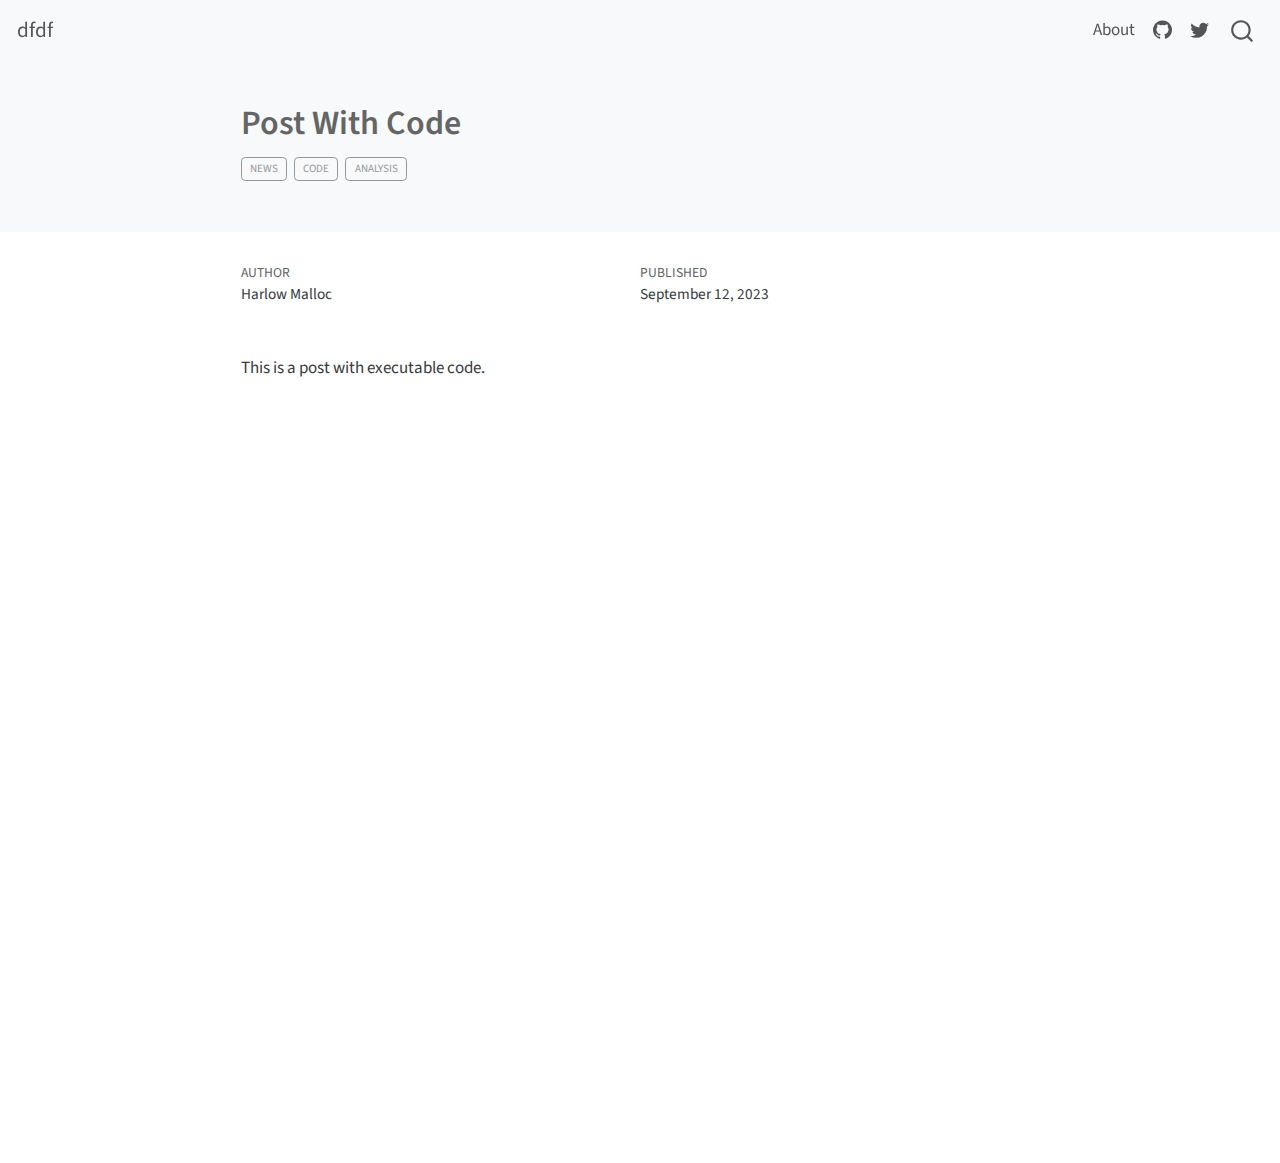
<file: posts/post-with-code/index.html>
<!DOCTYPE html>
<html xmlns="http://www.w3.org/1999/xhtml" lang="en" xml:lang="en"><head>

<meta charset="utf-8">
<meta name="generator" content="quarto-1.3.450">

<meta name="viewport" content="width=device-width, initial-scale=1.0, user-scalable=yes">

<meta name="author" content="Harlow Malloc">
<meta name="dcterms.date" content="2023-09-12">

<title>dfdf - Post With Code</title>
<style>
code{white-space: pre-wrap;}
span.smallcaps{font-variant: small-caps;}
div.columns{display: flex; gap: min(4vw, 1.5em);}
div.column{flex: auto; overflow-x: auto;}
div.hanging-indent{margin-left: 1.5em; text-indent: -1.5em;}
ul.task-list{list-style: none;}
ul.task-list li input[type="checkbox"] {
  width: 0.8em;
  margin: 0 0.8em 0.2em -1em; /* quarto-specific, see https://github.com/quarto-dev/quarto-cli/issues/4556 */ 
  vertical-align: middle;
}
</style>


<script src="../../site_libs/quarto-nav/quarto-nav.js"></script>
<script src="../../site_libs/quarto-nav/headroom.min.js"></script>
<script src="../../site_libs/clipboard/clipboard.min.js"></script>
<script src="../../site_libs/quarto-search/autocomplete.umd.js"></script>
<script src="../../site_libs/quarto-search/fuse.min.js"></script>
<script src="../../site_libs/quarto-search/quarto-search.js"></script>
<meta name="quarto:offset" content="../../">
<script src="../../site_libs/quarto-html/quarto.js"></script>
<script src="../../site_libs/quarto-html/popper.min.js"></script>
<script src="../../site_libs/quarto-html/tippy.umd.min.js"></script>
<script src="../../site_libs/quarto-html/anchor.min.js"></script>
<link href="../../site_libs/quarto-html/tippy.css" rel="stylesheet">
<link href="../../site_libs/quarto-html/quarto-syntax-highlighting.css" rel="stylesheet" id="quarto-text-highlighting-styles">
<script src="../../site_libs/bootstrap/bootstrap.min.js"></script>
<link href="../../site_libs/bootstrap/bootstrap-icons.css" rel="stylesheet">
<link href="../../site_libs/bootstrap/bootstrap.min.css" rel="stylesheet" id="quarto-bootstrap" data-mode="light">
<script id="quarto-search-options" type="application/json">{
  "location": "navbar",
  "copy-button": false,
  "collapse-after": 3,
  "panel-placement": "end",
  "type": "overlay",
  "limit": 20,
  "language": {
    "search-no-results-text": "No results",
    "search-matching-documents-text": "matching documents",
    "search-copy-link-title": "Copy link to search",
    "search-hide-matches-text": "Hide additional matches",
    "search-more-match-text": "more match in this document",
    "search-more-matches-text": "more matches in this document",
    "search-clear-button-title": "Clear",
    "search-detached-cancel-button-title": "Cancel",
    "search-submit-button-title": "Submit",
    "search-label": "Search"
  }
}</script>


<link rel="stylesheet" href="../../styles.css">
</head>

<body class="nav-fixed fullcontent">

<div id="quarto-search-results"></div>
  <header id="quarto-header" class="headroom fixed-top">
    <nav class="navbar navbar-expand-lg navbar-dark ">
      <div class="navbar-container container-fluid">
      <div class="navbar-brand-container">
    <a class="navbar-brand" href="../../index.html">
    <span class="navbar-title">dfdf</span>
    </a>
  </div>
            <div id="quarto-search" class="" title="Search"></div>
          <button class="navbar-toggler" type="button" data-bs-toggle="collapse" data-bs-target="#navbarCollapse" aria-controls="navbarCollapse" aria-expanded="false" aria-label="Toggle navigation" onclick="if (window.quartoToggleHeadroom) { window.quartoToggleHeadroom(); }">
  <span class="navbar-toggler-icon"></span>
</button>
          <div class="collapse navbar-collapse" id="navbarCollapse">
            <ul class="navbar-nav navbar-nav-scroll ms-auto">
  <li class="nav-item">
    <a class="nav-link" href="../../about.html" rel="" target="">
 <span class="menu-text">About</span></a>
  </li>  
  <li class="nav-item compact">
    <a class="nav-link" href="https://github.com/" rel="" target=""><i class="bi bi-github" role="img">
</i> 
 <span class="menu-text"></span></a>
  </li>  
  <li class="nav-item compact">
    <a class="nav-link" href="https://twitter.com" rel="" target=""><i class="bi bi-twitter" role="img">
</i> 
 <span class="menu-text"></span></a>
  </li>  
</ul>
            <div class="quarto-navbar-tools">
</div>
          </div> <!-- /navcollapse -->
      </div> <!-- /container-fluid -->
    </nav>
</header>
<!-- content -->
<header id="title-block-header" class="quarto-title-block default page-columns page-full">
  <div class="quarto-title-banner page-columns page-full">
    <div class="quarto-title column-body">
      <h1 class="title">Post With Code</h1>
                                <div class="quarto-categories">
                <div class="quarto-category">news</div>
                <div class="quarto-category">code</div>
                <div class="quarto-category">analysis</div>
              </div>
                  </div>
  </div>
    
  
  <div class="quarto-title-meta">

      <div>
      <div class="quarto-title-meta-heading">Author</div>
      <div class="quarto-title-meta-contents">
               <p>Harlow Malloc </p>
            </div>
    </div>
      
      <div>
      <div class="quarto-title-meta-heading">Published</div>
      <div class="quarto-title-meta-contents">
        <p class="date">September 12, 2023</p>
      </div>
    </div>
    
      
    </div>
    
  
  </header><div id="quarto-content" class="quarto-container page-columns page-rows-contents page-layout-article page-navbar">
<!-- sidebar -->
<!-- margin-sidebar -->
    
<!-- main -->
<main class="content quarto-banner-title-block" id="quarto-document-content">




<p>This is a post with executable code.</p>



</main> <!-- /main -->
<script id="quarto-html-after-body" type="application/javascript">
window.document.addEventListener("DOMContentLoaded", function (event) {
  const toggleBodyColorMode = (bsSheetEl) => {
    const mode = bsSheetEl.getAttribute("data-mode");
    const bodyEl = window.document.querySelector("body");
    if (mode === "dark") {
      bodyEl.classList.add("quarto-dark");
      bodyEl.classList.remove("quarto-light");
    } else {
      bodyEl.classList.add("quarto-light");
      bodyEl.classList.remove("quarto-dark");
    }
  }
  const toggleBodyColorPrimary = () => {
    const bsSheetEl = window.document.querySelector("link#quarto-bootstrap");
    if (bsSheetEl) {
      toggleBodyColorMode(bsSheetEl);
    }
  }
  toggleBodyColorPrimary();  
  const icon = "";
  const anchorJS = new window.AnchorJS();
  anchorJS.options = {
    placement: 'right',
    icon: icon
  };
  anchorJS.add('.anchored');
  const isCodeAnnotation = (el) => {
    for (const clz of el.classList) {
      if (clz.startsWith('code-annotation-')) {                     
        return true;
      }
    }
    return false;
  }
  const clipboard = new window.ClipboardJS('.code-copy-button', {
    text: function(trigger) {
      const codeEl = trigger.previousElementSibling.cloneNode(true);
      for (const childEl of codeEl.children) {
        if (isCodeAnnotation(childEl)) {
          childEl.remove();
        }
      }
      return codeEl.innerText;
    }
  });
  clipboard.on('success', function(e) {
    // button target
    const button = e.trigger;
    // don't keep focus
    button.blur();
    // flash "checked"
    button.classList.add('code-copy-button-checked');
    var currentTitle = button.getAttribute("title");
    button.setAttribute("title", "Copied!");
    let tooltip;
    if (window.bootstrap) {
      button.setAttribute("data-bs-toggle", "tooltip");
      button.setAttribute("data-bs-placement", "left");
      button.setAttribute("data-bs-title", "Copied!");
      tooltip = new bootstrap.Tooltip(button, 
        { trigger: "manual", 
          customClass: "code-copy-button-tooltip",
          offset: [0, -8]});
      tooltip.show();    
    }
    setTimeout(function() {
      if (tooltip) {
        tooltip.hide();
        button.removeAttribute("data-bs-title");
        button.removeAttribute("data-bs-toggle");
        button.removeAttribute("data-bs-placement");
      }
      button.setAttribute("title", currentTitle);
      button.classList.remove('code-copy-button-checked');
    }, 1000);
    // clear code selection
    e.clearSelection();
  });
  function tippyHover(el, contentFn) {
    const config = {
      allowHTML: true,
      content: contentFn,
      maxWidth: 500,
      delay: 100,
      arrow: false,
      appendTo: function(el) {
          return el.parentElement;
      },
      interactive: true,
      interactiveBorder: 10,
      theme: 'quarto',
      placement: 'bottom-start'
    };
    window.tippy(el, config); 
  }
  const noterefs = window.document.querySelectorAll('a[role="doc-noteref"]');
  for (var i=0; i<noterefs.length; i++) {
    const ref = noterefs[i];
    tippyHover(ref, function() {
      // use id or data attribute instead here
      let href = ref.getAttribute('data-footnote-href') || ref.getAttribute('href');
      try { href = new URL(href).hash; } catch {}
      const id = href.replace(/^#\/?/, "");
      const note = window.document.getElementById(id);
      return note.innerHTML;
    });
  }
      let selectedAnnoteEl;
      const selectorForAnnotation = ( cell, annotation) => {
        let cellAttr = 'data-code-cell="' + cell + '"';
        let lineAttr = 'data-code-annotation="' +  annotation + '"';
        const selector = 'span[' + cellAttr + '][' + lineAttr + ']';
        return selector;
      }
      const selectCodeLines = (annoteEl) => {
        const doc = window.document;
        const targetCell = annoteEl.getAttribute("data-target-cell");
        const targetAnnotation = annoteEl.getAttribute("data-target-annotation");
        const annoteSpan = window.document.querySelector(selectorForAnnotation(targetCell, targetAnnotation));
        const lines = annoteSpan.getAttribute("data-code-lines").split(",");
        const lineIds = lines.map((line) => {
          return targetCell + "-" + line;
        })
        let top = null;
        let height = null;
        let parent = null;
        if (lineIds.length > 0) {
            //compute the position of the single el (top and bottom and make a div)
            const el = window.document.getElementById(lineIds[0]);
            top = el.offsetTop;
            height = el.offsetHeight;
            parent = el.parentElement.parentElement;
          if (lineIds.length > 1) {
            const lastEl = window.document.getElementById(lineIds[lineIds.length - 1]);
            const bottom = lastEl.offsetTop + lastEl.offsetHeight;
            height = bottom - top;
          }
          if (top !== null && height !== null && parent !== null) {
            // cook up a div (if necessary) and position it 
            let div = window.document.getElementById("code-annotation-line-highlight");
            if (div === null) {
              div = window.document.createElement("div");
              div.setAttribute("id", "code-annotation-line-highlight");
              div.style.position = 'absolute';
              parent.appendChild(div);
            }
            div.style.top = top - 2 + "px";
            div.style.height = height + 4 + "px";
            let gutterDiv = window.document.getElementById("code-annotation-line-highlight-gutter");
            if (gutterDiv === null) {
              gutterDiv = window.document.createElement("div");
              gutterDiv.setAttribute("id", "code-annotation-line-highlight-gutter");
              gutterDiv.style.position = 'absolute';
              const codeCell = window.document.getElementById(targetCell);
              const gutter = codeCell.querySelector('.code-annotation-gutter');
              gutter.appendChild(gutterDiv);
            }
            gutterDiv.style.top = top - 2 + "px";
            gutterDiv.style.height = height + 4 + "px";
          }
          selectedAnnoteEl = annoteEl;
        }
      };
      const unselectCodeLines = () => {
        const elementsIds = ["code-annotation-line-highlight", "code-annotation-line-highlight-gutter"];
        elementsIds.forEach((elId) => {
          const div = window.document.getElementById(elId);
          if (div) {
            div.remove();
          }
        });
        selectedAnnoteEl = undefined;
      };
      // Attach click handler to the DT
      const annoteDls = window.document.querySelectorAll('dt[data-target-cell]');
      for (const annoteDlNode of annoteDls) {
        annoteDlNode.addEventListener('click', (event) => {
          const clickedEl = event.target;
          if (clickedEl !== selectedAnnoteEl) {
            unselectCodeLines();
            const activeEl = window.document.querySelector('dt[data-target-cell].code-annotation-active');
            if (activeEl) {
              activeEl.classList.remove('code-annotation-active');
            }
            selectCodeLines(clickedEl);
            clickedEl.classList.add('code-annotation-active');
          } else {
            // Unselect the line
            unselectCodeLines();
            clickedEl.classList.remove('code-annotation-active');
          }
        });
      }
  const findCites = (el) => {
    const parentEl = el.parentElement;
    if (parentEl) {
      const cites = parentEl.dataset.cites;
      if (cites) {
        return {
          el,
          cites: cites.split(' ')
        };
      } else {
        return findCites(el.parentElement)
      }
    } else {
      return undefined;
    }
  };
  var bibliorefs = window.document.querySelectorAll('a[role="doc-biblioref"]');
  for (var i=0; i<bibliorefs.length; i++) {
    const ref = bibliorefs[i];
    const citeInfo = findCites(ref);
    if (citeInfo) {
      tippyHover(citeInfo.el, function() {
        var popup = window.document.createElement('div');
        citeInfo.cites.forEach(function(cite) {
          var citeDiv = window.document.createElement('div');
          citeDiv.classList.add('hanging-indent');
          citeDiv.classList.add('csl-entry');
          var biblioDiv = window.document.getElementById('ref-' + cite);
          if (biblioDiv) {
            citeDiv.innerHTML = biblioDiv.innerHTML;
          }
          popup.appendChild(citeDiv);
        });
        return popup.innerHTML;
      });
    }
  }
});
</script>
</div> <!-- /content -->



</body></html>
</file>
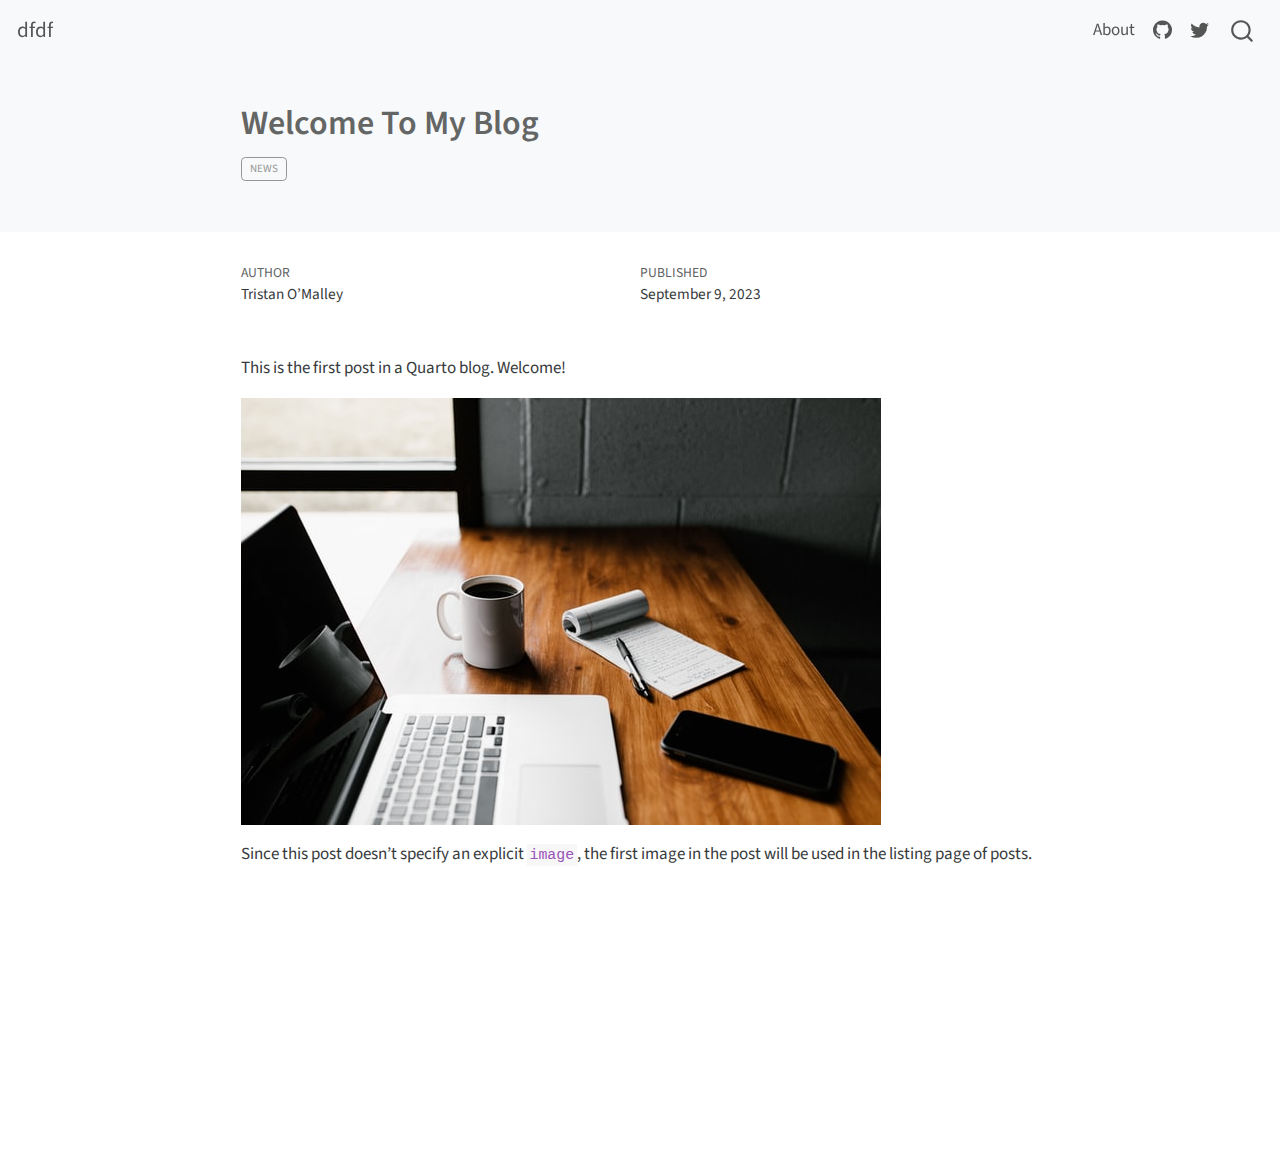
<file: posts/welcome/index.html>
<!DOCTYPE html>
<html xmlns="http://www.w3.org/1999/xhtml" lang="en" xml:lang="en"><head>

<meta charset="utf-8">
<meta name="generator" content="quarto-1.3.450">

<meta name="viewport" content="width=device-width, initial-scale=1.0, user-scalable=yes">

<meta name="author" content="Tristan O’Malley">
<meta name="dcterms.date" content="2023-09-09">

<title>dfdf - Welcome To My Blog</title>
<style>
code{white-space: pre-wrap;}
span.smallcaps{font-variant: small-caps;}
div.columns{display: flex; gap: min(4vw, 1.5em);}
div.column{flex: auto; overflow-x: auto;}
div.hanging-indent{margin-left: 1.5em; text-indent: -1.5em;}
ul.task-list{list-style: none;}
ul.task-list li input[type="checkbox"] {
  width: 0.8em;
  margin: 0 0.8em 0.2em -1em; /* quarto-specific, see https://github.com/quarto-dev/quarto-cli/issues/4556 */ 
  vertical-align: middle;
}
</style>


<script src="../../site_libs/quarto-nav/quarto-nav.js"></script>
<script src="../../site_libs/quarto-nav/headroom.min.js"></script>
<script src="../../site_libs/clipboard/clipboard.min.js"></script>
<script src="../../site_libs/quarto-search/autocomplete.umd.js"></script>
<script src="../../site_libs/quarto-search/fuse.min.js"></script>
<script src="../../site_libs/quarto-search/quarto-search.js"></script>
<meta name="quarto:offset" content="../../">
<script src="../../site_libs/quarto-html/quarto.js"></script>
<script src="../../site_libs/quarto-html/popper.min.js"></script>
<script src="../../site_libs/quarto-html/tippy.umd.min.js"></script>
<script src="../../site_libs/quarto-html/anchor.min.js"></script>
<link href="../../site_libs/quarto-html/tippy.css" rel="stylesheet">
<link href="../../site_libs/quarto-html/quarto-syntax-highlighting.css" rel="stylesheet" id="quarto-text-highlighting-styles">
<script src="../../site_libs/bootstrap/bootstrap.min.js"></script>
<link href="../../site_libs/bootstrap/bootstrap-icons.css" rel="stylesheet">
<link href="../../site_libs/bootstrap/bootstrap.min.css" rel="stylesheet" id="quarto-bootstrap" data-mode="light">
<script id="quarto-search-options" type="application/json">{
  "location": "navbar",
  "copy-button": false,
  "collapse-after": 3,
  "panel-placement": "end",
  "type": "overlay",
  "limit": 20,
  "language": {
    "search-no-results-text": "No results",
    "search-matching-documents-text": "matching documents",
    "search-copy-link-title": "Copy link to search",
    "search-hide-matches-text": "Hide additional matches",
    "search-more-match-text": "more match in this document",
    "search-more-matches-text": "more matches in this document",
    "search-clear-button-title": "Clear",
    "search-detached-cancel-button-title": "Cancel",
    "search-submit-button-title": "Submit",
    "search-label": "Search"
  }
}</script>


<link rel="stylesheet" href="../../styles.css">
</head>

<body class="nav-fixed fullcontent">

<div id="quarto-search-results"></div>
  <header id="quarto-header" class="headroom fixed-top">
    <nav class="navbar navbar-expand-lg navbar-dark ">
      <div class="navbar-container container-fluid">
      <div class="navbar-brand-container">
    <a class="navbar-brand" href="../../index.html">
    <span class="navbar-title">dfdf</span>
    </a>
  </div>
            <div id="quarto-search" class="" title="Search"></div>
          <button class="navbar-toggler" type="button" data-bs-toggle="collapse" data-bs-target="#navbarCollapse" aria-controls="navbarCollapse" aria-expanded="false" aria-label="Toggle navigation" onclick="if (window.quartoToggleHeadroom) { window.quartoToggleHeadroom(); }">
  <span class="navbar-toggler-icon"></span>
</button>
          <div class="collapse navbar-collapse" id="navbarCollapse">
            <ul class="navbar-nav navbar-nav-scroll ms-auto">
  <li class="nav-item">
    <a class="nav-link" href="../../about.html" rel="" target="">
 <span class="menu-text">About</span></a>
  </li>  
  <li class="nav-item compact">
    <a class="nav-link" href="https://github.com/" rel="" target=""><i class="bi bi-github" role="img">
</i> 
 <span class="menu-text"></span></a>
  </li>  
  <li class="nav-item compact">
    <a class="nav-link" href="https://twitter.com" rel="" target=""><i class="bi bi-twitter" role="img">
</i> 
 <span class="menu-text"></span></a>
  </li>  
</ul>
            <div class="quarto-navbar-tools">
</div>
          </div> <!-- /navcollapse -->
      </div> <!-- /container-fluid -->
    </nav>
</header>
<!-- content -->
<header id="title-block-header" class="quarto-title-block default page-columns page-full">
  <div class="quarto-title-banner page-columns page-full">
    <div class="quarto-title column-body">
      <h1 class="title">Welcome To My Blog</h1>
                                <div class="quarto-categories">
                <div class="quarto-category">news</div>
              </div>
                  </div>
  </div>
    
  
  <div class="quarto-title-meta">

      <div>
      <div class="quarto-title-meta-heading">Author</div>
      <div class="quarto-title-meta-contents">
               <p>Tristan O’Malley </p>
            </div>
    </div>
      
      <div>
      <div class="quarto-title-meta-heading">Published</div>
      <div class="quarto-title-meta-contents">
        <p class="date">September 9, 2023</p>
      </div>
    </div>
    
      
    </div>
    
  
  </header><div id="quarto-content" class="quarto-container page-columns page-rows-contents page-layout-article page-navbar">
<!-- sidebar -->
<!-- margin-sidebar -->
    
<!-- main -->
<main class="content quarto-banner-title-block" id="quarto-document-content">




<p>This is the first post in a Quarto blog. Welcome!</p>
<p><img src="thumbnail.jpg" class="img-fluid"></p>
<p>Since this post doesn’t specify an explicit <code>image</code>, the first image in the post will be used in the listing page of posts.</p>



</main> <!-- /main -->
<script id="quarto-html-after-body" type="application/javascript">
window.document.addEventListener("DOMContentLoaded", function (event) {
  const toggleBodyColorMode = (bsSheetEl) => {
    const mode = bsSheetEl.getAttribute("data-mode");
    const bodyEl = window.document.querySelector("body");
    if (mode === "dark") {
      bodyEl.classList.add("quarto-dark");
      bodyEl.classList.remove("quarto-light");
    } else {
      bodyEl.classList.add("quarto-light");
      bodyEl.classList.remove("quarto-dark");
    }
  }
  const toggleBodyColorPrimary = () => {
    const bsSheetEl = window.document.querySelector("link#quarto-bootstrap");
    if (bsSheetEl) {
      toggleBodyColorMode(bsSheetEl);
    }
  }
  toggleBodyColorPrimary();  
  const icon = "";
  const anchorJS = new window.AnchorJS();
  anchorJS.options = {
    placement: 'right',
    icon: icon
  };
  anchorJS.add('.anchored');
  const isCodeAnnotation = (el) => {
    for (const clz of el.classList) {
      if (clz.startsWith('code-annotation-')) {                     
        return true;
      }
    }
    return false;
  }
  const clipboard = new window.ClipboardJS('.code-copy-button', {
    text: function(trigger) {
      const codeEl = trigger.previousElementSibling.cloneNode(true);
      for (const childEl of codeEl.children) {
        if (isCodeAnnotation(childEl)) {
          childEl.remove();
        }
      }
      return codeEl.innerText;
    }
  });
  clipboard.on('success', function(e) {
    // button target
    const button = e.trigger;
    // don't keep focus
    button.blur();
    // flash "checked"
    button.classList.add('code-copy-button-checked');
    var currentTitle = button.getAttribute("title");
    button.setAttribute("title", "Copied!");
    let tooltip;
    if (window.bootstrap) {
      button.setAttribute("data-bs-toggle", "tooltip");
      button.setAttribute("data-bs-placement", "left");
      button.setAttribute("data-bs-title", "Copied!");
      tooltip = new bootstrap.Tooltip(button, 
        { trigger: "manual", 
          customClass: "code-copy-button-tooltip",
          offset: [0, -8]});
      tooltip.show();    
    }
    setTimeout(function() {
      if (tooltip) {
        tooltip.hide();
        button.removeAttribute("data-bs-title");
        button.removeAttribute("data-bs-toggle");
        button.removeAttribute("data-bs-placement");
      }
      button.setAttribute("title", currentTitle);
      button.classList.remove('code-copy-button-checked');
    }, 1000);
    // clear code selection
    e.clearSelection();
  });
  function tippyHover(el, contentFn) {
    const config = {
      allowHTML: true,
      content: contentFn,
      maxWidth: 500,
      delay: 100,
      arrow: false,
      appendTo: function(el) {
          return el.parentElement;
      },
      interactive: true,
      interactiveBorder: 10,
      theme: 'quarto',
      placement: 'bottom-start'
    };
    window.tippy(el, config); 
  }
  const noterefs = window.document.querySelectorAll('a[role="doc-noteref"]');
  for (var i=0; i<noterefs.length; i++) {
    const ref = noterefs[i];
    tippyHover(ref, function() {
      // use id or data attribute instead here
      let href = ref.getAttribute('data-footnote-href') || ref.getAttribute('href');
      try { href = new URL(href).hash; } catch {}
      const id = href.replace(/^#\/?/, "");
      const note = window.document.getElementById(id);
      return note.innerHTML;
    });
  }
      let selectedAnnoteEl;
      const selectorForAnnotation = ( cell, annotation) => {
        let cellAttr = 'data-code-cell="' + cell + '"';
        let lineAttr = 'data-code-annotation="' +  annotation + '"';
        const selector = 'span[' + cellAttr + '][' + lineAttr + ']';
        return selector;
      }
      const selectCodeLines = (annoteEl) => {
        const doc = window.document;
        const targetCell = annoteEl.getAttribute("data-target-cell");
        const targetAnnotation = annoteEl.getAttribute("data-target-annotation");
        const annoteSpan = window.document.querySelector(selectorForAnnotation(targetCell, targetAnnotation));
        const lines = annoteSpan.getAttribute("data-code-lines").split(",");
        const lineIds = lines.map((line) => {
          return targetCell + "-" + line;
        })
        let top = null;
        let height = null;
        let parent = null;
        if (lineIds.length > 0) {
            //compute the position of the single el (top and bottom and make a div)
            const el = window.document.getElementById(lineIds[0]);
            top = el.offsetTop;
            height = el.offsetHeight;
            parent = el.parentElement.parentElement;
          if (lineIds.length > 1) {
            const lastEl = window.document.getElementById(lineIds[lineIds.length - 1]);
            const bottom = lastEl.offsetTop + lastEl.offsetHeight;
            height = bottom - top;
          }
          if (top !== null && height !== null && parent !== null) {
            // cook up a div (if necessary) and position it 
            let div = window.document.getElementById("code-annotation-line-highlight");
            if (div === null) {
              div = window.document.createElement("div");
              div.setAttribute("id", "code-annotation-line-highlight");
              div.style.position = 'absolute';
              parent.appendChild(div);
            }
            div.style.top = top - 2 + "px";
            div.style.height = height + 4 + "px";
            let gutterDiv = window.document.getElementById("code-annotation-line-highlight-gutter");
            if (gutterDiv === null) {
              gutterDiv = window.document.createElement("div");
              gutterDiv.setAttribute("id", "code-annotation-line-highlight-gutter");
              gutterDiv.style.position = 'absolute';
              const codeCell = window.document.getElementById(targetCell);
              const gutter = codeCell.querySelector('.code-annotation-gutter');
              gutter.appendChild(gutterDiv);
            }
            gutterDiv.style.top = top - 2 + "px";
            gutterDiv.style.height = height + 4 + "px";
          }
          selectedAnnoteEl = annoteEl;
        }
      };
      const unselectCodeLines = () => {
        const elementsIds = ["code-annotation-line-highlight", "code-annotation-line-highlight-gutter"];
        elementsIds.forEach((elId) => {
          const div = window.document.getElementById(elId);
          if (div) {
            div.remove();
          }
        });
        selectedAnnoteEl = undefined;
      };
      // Attach click handler to the DT
      const annoteDls = window.document.querySelectorAll('dt[data-target-cell]');
      for (const annoteDlNode of annoteDls) {
        annoteDlNode.addEventListener('click', (event) => {
          const clickedEl = event.target;
          if (clickedEl !== selectedAnnoteEl) {
            unselectCodeLines();
            const activeEl = window.document.querySelector('dt[data-target-cell].code-annotation-active');
            if (activeEl) {
              activeEl.classList.remove('code-annotation-active');
            }
            selectCodeLines(clickedEl);
            clickedEl.classList.add('code-annotation-active');
          } else {
            // Unselect the line
            unselectCodeLines();
            clickedEl.classList.remove('code-annotation-active');
          }
        });
      }
  const findCites = (el) => {
    const parentEl = el.parentElement;
    if (parentEl) {
      const cites = parentEl.dataset.cites;
      if (cites) {
        return {
          el,
          cites: cites.split(' ')
        };
      } else {
        return findCites(el.parentElement)
      }
    } else {
      return undefined;
    }
  };
  var bibliorefs = window.document.querySelectorAll('a[role="doc-biblioref"]');
  for (var i=0; i<bibliorefs.length; i++) {
    const ref = bibliorefs[i];
    const citeInfo = findCites(ref);
    if (citeInfo) {
      tippyHover(citeInfo.el, function() {
        var popup = window.document.createElement('div');
        citeInfo.cites.forEach(function(cite) {
          var citeDiv = window.document.createElement('div');
          citeDiv.classList.add('hanging-indent');
          citeDiv.classList.add('csl-entry');
          var biblioDiv = window.document.getElementById('ref-' + cite);
          if (biblioDiv) {
            citeDiv.innerHTML = biblioDiv.innerHTML;
          }
          popup.appendChild(citeDiv);
        });
        return popup.innerHTML;
      });
    }
  }
});
</script>
</div> <!-- /content -->



</body></html>
</file>
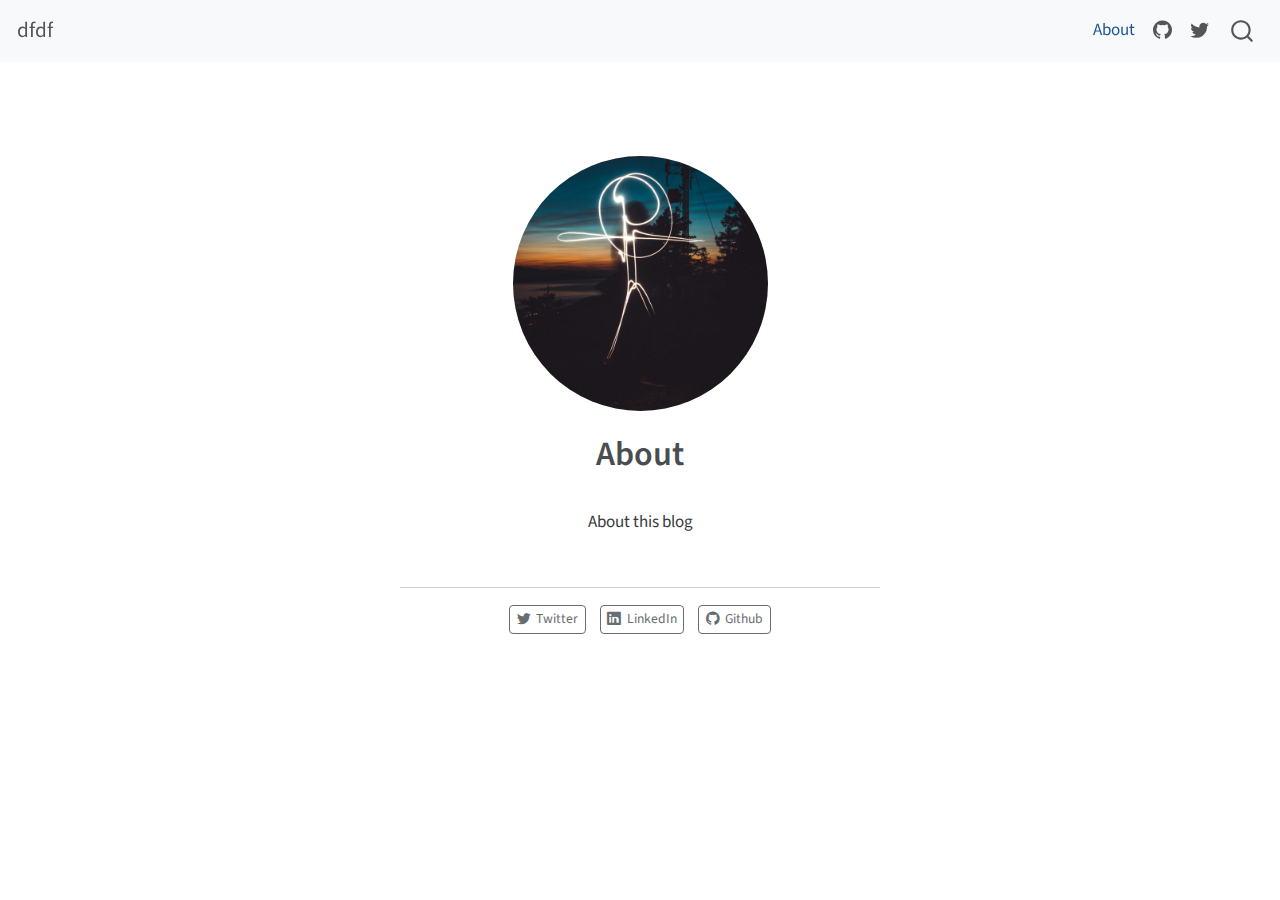
<file: about.html>
<!DOCTYPE html>
<html xmlns="http://www.w3.org/1999/xhtml" lang="en" xml:lang="en"><head>

<meta charset="utf-8">
<meta name="generator" content="quarto-1.3.450">

<meta name="viewport" content="width=device-width, initial-scale=1.0, user-scalable=yes">


<title>dfdf - About</title>
<style>
code{white-space: pre-wrap;}
span.smallcaps{font-variant: small-caps;}
div.columns{display: flex; gap: min(4vw, 1.5em);}
div.column{flex: auto; overflow-x: auto;}
div.hanging-indent{margin-left: 1.5em; text-indent: -1.5em;}
ul.task-list{list-style: none;}
ul.task-list li input[type="checkbox"] {
  width: 0.8em;
  margin: 0 0.8em 0.2em -1em; /* quarto-specific, see https://github.com/quarto-dev/quarto-cli/issues/4556 */ 
  vertical-align: middle;
}
</style>


<script src="site_libs/quarto-nav/quarto-nav.js"></script>
<script src="site_libs/quarto-nav/headroom.min.js"></script>
<script src="site_libs/clipboard/clipboard.min.js"></script>
<script src="site_libs/quarto-search/autocomplete.umd.js"></script>
<script src="site_libs/quarto-search/fuse.min.js"></script>
<script src="site_libs/quarto-search/quarto-search.js"></script>
<meta name="quarto:offset" content="./">
<script src="site_libs/quarto-html/quarto.js"></script>
<script src="site_libs/quarto-html/popper.min.js"></script>
<script src="site_libs/quarto-html/tippy.umd.min.js"></script>
<link href="site_libs/quarto-html/tippy.css" rel="stylesheet">
<link href="site_libs/quarto-html/quarto-syntax-highlighting.css" rel="stylesheet" id="quarto-text-highlighting-styles">
<script src="site_libs/bootstrap/bootstrap.min.js"></script>
<link href="site_libs/bootstrap/bootstrap-icons.css" rel="stylesheet">
<link href="site_libs/bootstrap/bootstrap.min.css" rel="stylesheet" id="quarto-bootstrap" data-mode="light">
<script id="quarto-search-options" type="application/json">{
  "location": "navbar",
  "copy-button": false,
  "collapse-after": 3,
  "panel-placement": "end",
  "type": "overlay",
  "limit": 20,
  "language": {
    "search-no-results-text": "No results",
    "search-matching-documents-text": "matching documents",
    "search-copy-link-title": "Copy link to search",
    "search-hide-matches-text": "Hide additional matches",
    "search-more-match-text": "more match in this document",
    "search-more-matches-text": "more matches in this document",
    "search-clear-button-title": "Clear",
    "search-detached-cancel-button-title": "Cancel",
    "search-submit-button-title": "Submit",
    "search-label": "Search"
  }
}</script>


<link rel="stylesheet" href="styles.css">
</head>

<body class="nav-fixed fullcontent">

<div id="quarto-search-results"></div>
  <header id="quarto-header" class="headroom fixed-top">
    <nav class="navbar navbar-expand-lg navbar-dark ">
      <div class="navbar-container container-fluid">
      <div class="navbar-brand-container">
    <a class="navbar-brand" href="./index.html">
    <span class="navbar-title">dfdf</span>
    </a>
  </div>
            <div id="quarto-search" class="" title="Search"></div>
          <button class="navbar-toggler" type="button" data-bs-toggle="collapse" data-bs-target="#navbarCollapse" aria-controls="navbarCollapse" aria-expanded="false" aria-label="Toggle navigation" onclick="if (window.quartoToggleHeadroom) { window.quartoToggleHeadroom(); }">
  <span class="navbar-toggler-icon"></span>
</button>
          <div class="collapse navbar-collapse" id="navbarCollapse">
            <ul class="navbar-nav navbar-nav-scroll ms-auto">
  <li class="nav-item">
    <a class="nav-link active" href="./about.html" rel="" target="" aria-current="page">
 <span class="menu-text">About</span></a>
  </li>  
  <li class="nav-item compact">
    <a class="nav-link" href="https://github.com/" rel="" target=""><i class="bi bi-github" role="img">
</i> 
 <span class="menu-text"></span></a>
  </li>  
  <li class="nav-item compact">
    <a class="nav-link" href="https://twitter.com" rel="" target=""><i class="bi bi-twitter" role="img">
</i> 
 <span class="menu-text"></span></a>
  </li>  
</ul>
            <div class="quarto-navbar-tools">
</div>
          </div> <!-- /navcollapse -->
      </div> <!-- /container-fluid -->
    </nav>
</header>
<!-- content -->
<div id="quarto-content" class="quarto-container page-columns page-rows-contents page-layout-article page-navbar">
<!-- sidebar -->
<!-- margin-sidebar -->
    
<!-- main -->
<div class="quarto-about-jolla">
  <img src="profile.jpg" class="about-image
  round " style="height: 15em; width: 15em;">
 <header id="title-block-header" class="quarto-title-block default">
<div class="quarto-title">
<h1 class="title">About</h1>
</div>
<div class="quarto-title-meta">
  </div>
</header><main class="content" id="quarto-document-content">
<p>About this blog</p>


</main> 
  <hr class="about-sep">
   <div class="about-links">
  <a href="https://twitter.com" class="about-link" rel="" target="">
    <i class="bi bi-twitter"></i>
     <span class="about-link-text">Twitter</span>
  </a>
  <a href="https://linkedin.com" class="about-link" rel="" target="">
    <i class="bi bi-linkedin"></i>
     <span class="about-link-text">LinkedIn</span>
  </a>
  <a href="https://github.com" class="about-link" rel="" target="">
    <i class="bi bi-github"></i>
     <span class="about-link-text">Github</span>
  </a>
</div>
</div>
 <!-- /main -->
<script id="quarto-html-after-body" type="application/javascript">
window.document.addEventListener("DOMContentLoaded", function (event) {
  const toggleBodyColorMode = (bsSheetEl) => {
    const mode = bsSheetEl.getAttribute("data-mode");
    const bodyEl = window.document.querySelector("body");
    if (mode === "dark") {
      bodyEl.classList.add("quarto-dark");
      bodyEl.classList.remove("quarto-light");
    } else {
      bodyEl.classList.add("quarto-light");
      bodyEl.classList.remove("quarto-dark");
    }
  }
  const toggleBodyColorPrimary = () => {
    const bsSheetEl = window.document.querySelector("link#quarto-bootstrap");
    if (bsSheetEl) {
      toggleBodyColorMode(bsSheetEl);
    }
  }
  toggleBodyColorPrimary();  
  const isCodeAnnotation = (el) => {
    for (const clz of el.classList) {
      if (clz.startsWith('code-annotation-')) {                     
        return true;
      }
    }
    return false;
  }
  const clipboard = new window.ClipboardJS('.code-copy-button', {
    text: function(trigger) {
      const codeEl = trigger.previousElementSibling.cloneNode(true);
      for (const childEl of codeEl.children) {
        if (isCodeAnnotation(childEl)) {
          childEl.remove();
        }
      }
      return codeEl.innerText;
    }
  });
  clipboard.on('success', function(e) {
    // button target
    const button = e.trigger;
    // don't keep focus
    button.blur();
    // flash "checked"
    button.classList.add('code-copy-button-checked');
    var currentTitle = button.getAttribute("title");
    button.setAttribute("title", "Copied!");
    let tooltip;
    if (window.bootstrap) {
      button.setAttribute("data-bs-toggle", "tooltip");
      button.setAttribute("data-bs-placement", "left");
      button.setAttribute("data-bs-title", "Copied!");
      tooltip = new bootstrap.Tooltip(button, 
        { trigger: "manual", 
          customClass: "code-copy-button-tooltip",
          offset: [0, -8]});
      tooltip.show();    
    }
    setTimeout(function() {
      if (tooltip) {
        tooltip.hide();
        button.removeAttribute("data-bs-title");
        button.removeAttribute("data-bs-toggle");
        button.removeAttribute("data-bs-placement");
      }
      button.setAttribute("title", currentTitle);
      button.classList.remove('code-copy-button-checked');
    }, 1000);
    // clear code selection
    e.clearSelection();
  });
  function tippyHover(el, contentFn) {
    const config = {
      allowHTML: true,
      content: contentFn,
      maxWidth: 500,
      delay: 100,
      arrow: false,
      appendTo: function(el) {
          return el.parentElement;
      },
      interactive: true,
      interactiveBorder: 10,
      theme: 'quarto',
      placement: 'bottom-start'
    };
    window.tippy(el, config); 
  }
  const noterefs = window.document.querySelectorAll('a[role="doc-noteref"]');
  for (var i=0; i<noterefs.length; i++) {
    const ref = noterefs[i];
    tippyHover(ref, function() {
      // use id or data attribute instead here
      let href = ref.getAttribute('data-footnote-href') || ref.getAttribute('href');
      try { href = new URL(href).hash; } catch {}
      const id = href.replace(/^#\/?/, "");
      const note = window.document.getElementById(id);
      return note.innerHTML;
    });
  }
      let selectedAnnoteEl;
      const selectorForAnnotation = ( cell, annotation) => {
        let cellAttr = 'data-code-cell="' + cell + '"';
        let lineAttr = 'data-code-annotation="' +  annotation + '"';
        const selector = 'span[' + cellAttr + '][' + lineAttr + ']';
        return selector;
      }
      const selectCodeLines = (annoteEl) => {
        const doc = window.document;
        const targetCell = annoteEl.getAttribute("data-target-cell");
        const targetAnnotation = annoteEl.getAttribute("data-target-annotation");
        const annoteSpan = window.document.querySelector(selectorForAnnotation(targetCell, targetAnnotation));
        const lines = annoteSpan.getAttribute("data-code-lines").split(",");
        const lineIds = lines.map((line) => {
          return targetCell + "-" + line;
        })
        let top = null;
        let height = null;
        let parent = null;
        if (lineIds.length > 0) {
            //compute the position of the single el (top and bottom and make a div)
            const el = window.document.getElementById(lineIds[0]);
            top = el.offsetTop;
            height = el.offsetHeight;
            parent = el.parentElement.parentElement;
          if (lineIds.length > 1) {
            const lastEl = window.document.getElementById(lineIds[lineIds.length - 1]);
            const bottom = lastEl.offsetTop + lastEl.offsetHeight;
            height = bottom - top;
          }
          if (top !== null && height !== null && parent !== null) {
            // cook up a div (if necessary) and position it 
            let div = window.document.getElementById("code-annotation-line-highlight");
            if (div === null) {
              div = window.document.createElement("div");
              div.setAttribute("id", "code-annotation-line-highlight");
              div.style.position = 'absolute';
              parent.appendChild(div);
            }
            div.style.top = top - 2 + "px";
            div.style.height = height + 4 + "px";
            let gutterDiv = window.document.getElementById("code-annotation-line-highlight-gutter");
            if (gutterDiv === null) {
              gutterDiv = window.document.createElement("div");
              gutterDiv.setAttribute("id", "code-annotation-line-highlight-gutter");
              gutterDiv.style.position = 'absolute';
              const codeCell = window.document.getElementById(targetCell);
              const gutter = codeCell.querySelector('.code-annotation-gutter');
              gutter.appendChild(gutterDiv);
            }
            gutterDiv.style.top = top - 2 + "px";
            gutterDiv.style.height = height + 4 + "px";
          }
          selectedAnnoteEl = annoteEl;
        }
      };
      const unselectCodeLines = () => {
        const elementsIds = ["code-annotation-line-highlight", "code-annotation-line-highlight-gutter"];
        elementsIds.forEach((elId) => {
          const div = window.document.getElementById(elId);
          if (div) {
            div.remove();
          }
        });
        selectedAnnoteEl = undefined;
      };
      // Attach click handler to the DT
      const annoteDls = window.document.querySelectorAll('dt[data-target-cell]');
      for (const annoteDlNode of annoteDls) {
        annoteDlNode.addEventListener('click', (event) => {
          const clickedEl = event.target;
          if (clickedEl !== selectedAnnoteEl) {
            unselectCodeLines();
            const activeEl = window.document.querySelector('dt[data-target-cell].code-annotation-active');
            if (activeEl) {
              activeEl.classList.remove('code-annotation-active');
            }
            selectCodeLines(clickedEl);
            clickedEl.classList.add('code-annotation-active');
          } else {
            // Unselect the line
            unselectCodeLines();
            clickedEl.classList.remove('code-annotation-active');
          }
        });
      }
  const findCites = (el) => {
    const parentEl = el.parentElement;
    if (parentEl) {
      const cites = parentEl.dataset.cites;
      if (cites) {
        return {
          el,
          cites: cites.split(' ')
        };
      } else {
        return findCites(el.parentElement)
      }
    } else {
      return undefined;
    }
  };
  var bibliorefs = window.document.querySelectorAll('a[role="doc-biblioref"]');
  for (var i=0; i<bibliorefs.length; i++) {
    const ref = bibliorefs[i];
    const citeInfo = findCites(ref);
    if (citeInfo) {
      tippyHover(citeInfo.el, function() {
        var popup = window.document.createElement('div');
        citeInfo.cites.forEach(function(cite) {
          var citeDiv = window.document.createElement('div');
          citeDiv.classList.add('hanging-indent');
          citeDiv.classList.add('csl-entry');
          var biblioDiv = window.document.getElementById('ref-' + cite);
          if (biblioDiv) {
            citeDiv.innerHTML = biblioDiv.innerHTML;
          }
          popup.appendChild(citeDiv);
        });
        return popup.innerHTML;
      });
    }
  }
});
</script>
</div> <!-- /content -->



</body></html>
</file>
<file: site_libs/quarto-html/tippy.css>
.tippy-box[data-animation=fade][data-state=hidden]{opacity:0}[data-tippy-root]{max-width:calc(100vw - 10px)}.tippy-box{position:relative;background-color:#333;color:#fff;border-radius:4px;font-size:14px;line-height:1.4;white-space:normal;outline:0;transition-property:transform,visibility,opacity}.tippy-box[data-placement^=top]>.tippy-arrow{bottom:0}.tippy-box[data-placement^=top]>.tippy-arrow:before{bottom:-7px;left:0;border-width:8px 8px 0;border-top-color:initial;transform-origin:center top}.tippy-box[data-placement^=bottom]>.tippy-arrow{top:0}.tippy-box[data-placement^=bottom]>.tippy-arrow:before{top:-7px;left:0;border-width:0 8px 8px;border-bottom-color:initial;transform-origin:center bottom}.tippy-box[data-placement^=left]>.tippy-arrow{right:0}.tippy-box[data-placement^=left]>.tippy-arrow:before{border-width:8px 0 8px 8px;border-left-color:initial;right:-7px;transform-origin:center left}.tippy-box[data-placement^=right]>.tippy-arrow{left:0}.tippy-box[data-placement^=right]>.tippy-arrow:before{left:-7px;border-width:8px 8px 8px 0;border-right-color:initial;transform-origin:center right}.tippy-box[data-inertia][data-state=visible]{transition-timing-function:cubic-bezier(.54,1.5,.38,1.11)}.tippy-arrow{width:16px;height:16px;color:#333}.tippy-arrow:before{content:"";position:absolute;border-color:transparent;border-style:solid}.tippy-content{position:relative;padding:5px 9px;z-index:1}
</file>
<file: site_libs/quarto-html/quarto-syntax-highlighting.css>
/* quarto syntax highlight colors */
:root {
  --quarto-hl-ot-color: #003B4F;
  --quarto-hl-at-color: #657422;
  --quarto-hl-ss-color: #20794D;
  --quarto-hl-an-color: #5E5E5E;
  --quarto-hl-fu-color: #4758AB;
  --quarto-hl-st-color: #20794D;
  --quarto-hl-cf-color: #003B4F;
  --quarto-hl-op-color: #5E5E5E;
  --quarto-hl-er-color: #AD0000;
  --quarto-hl-bn-color: #AD0000;
  --quarto-hl-al-color: #AD0000;
  --quarto-hl-va-color: #111111;
  --quarto-hl-bu-color: inherit;
  --quarto-hl-ex-color: inherit;
  --quarto-hl-pp-color: #AD0000;
  --quarto-hl-in-color: #5E5E5E;
  --quarto-hl-vs-color: #20794D;
  --quarto-hl-wa-color: #5E5E5E;
  --quarto-hl-do-color: #5E5E5E;
  --quarto-hl-im-color: #00769E;
  --quarto-hl-ch-color: #20794D;
  --quarto-hl-dt-color: #AD0000;
  --quarto-hl-fl-color: #AD0000;
  --quarto-hl-co-color: #5E5E5E;
  --quarto-hl-cv-color: #5E5E5E;
  --quarto-hl-cn-color: #8f5902;
  --quarto-hl-sc-color: #5E5E5E;
  --quarto-hl-dv-color: #AD0000;
  --quarto-hl-kw-color: #003B4F;
}

/* other quarto variables */
:root {
  --quarto-font-monospace: SFMono-Regular, Menlo, Monaco, Consolas, "Liberation Mono", "Courier New", monospace;
}

pre > code.sourceCode > span {
  color: #003B4F;
}

code span {
  color: #003B4F;
}

code.sourceCode > span {
  color: #003B4F;
}

div.sourceCode,
div.sourceCode pre.sourceCode {
  color: #003B4F;
}

code span.ot {
  color: #003B4F;
  font-style: inherit;
}

code span.at {
  color: #657422;
  font-style: inherit;
}

code span.ss {
  color: #20794D;
  font-style: inherit;
}

code span.an {
  color: #5E5E5E;
  font-style: inherit;
}

code span.fu {
  color: #4758AB;
  font-style: inherit;
}

code span.st {
  color: #20794D;
  font-style: inherit;
}

code span.cf {
  color: #003B4F;
  font-style: inherit;
}

code span.op {
  color: #5E5E5E;
  font-style: inherit;
}

code span.er {
  color: #AD0000;
  font-style: inherit;
}

code span.bn {
  color: #AD0000;
  font-style: inherit;
}

code span.al {
  color: #AD0000;
  font-style: inherit;
}

code span.va {
  color: #111111;
  font-style: inherit;
}

code span.bu {
  font-style: inherit;
}

code span.ex {
  font-style: inherit;
}

code span.pp {
  color: #AD0000;
  font-style: inherit;
}

code span.in {
  color: #5E5E5E;
  font-style: inherit;
}

code span.vs {
  color: #20794D;
  font-style: inherit;
}

code span.wa {
  color: #5E5E5E;
  font-style: italic;
}

code span.do {
  color: #5E5E5E;
  font-style: italic;
}

code span.im {
  color: #00769E;
  font-style: inherit;
}

code span.ch {
  color: #20794D;
  font-style: inherit;
}

code span.dt {
  color: #AD0000;
  font-style: inherit;
}

code span.fl {
  color: #AD0000;
  font-style: inherit;
}

code span.co {
  color: #5E5E5E;
  font-style: inherit;
}

code span.cv {
  color: #5E5E5E;
  font-style: italic;
}

code span.cn {
  color: #8f5902;
  font-style: inherit;
}

code span.sc {
  color: #5E5E5E;
  font-style: inherit;
}

code span.dv {
  color: #AD0000;
  font-style: inherit;
}

code span.kw {
  color: #003B4F;
  font-style: inherit;
}

.prevent-inlining {
  content: "</";
}

/*# sourceMappingURL=debc5d5d77c3f9108843748ff7464032.css.map */
</file>
<file: styles.css>
/* css styles */
</file>
